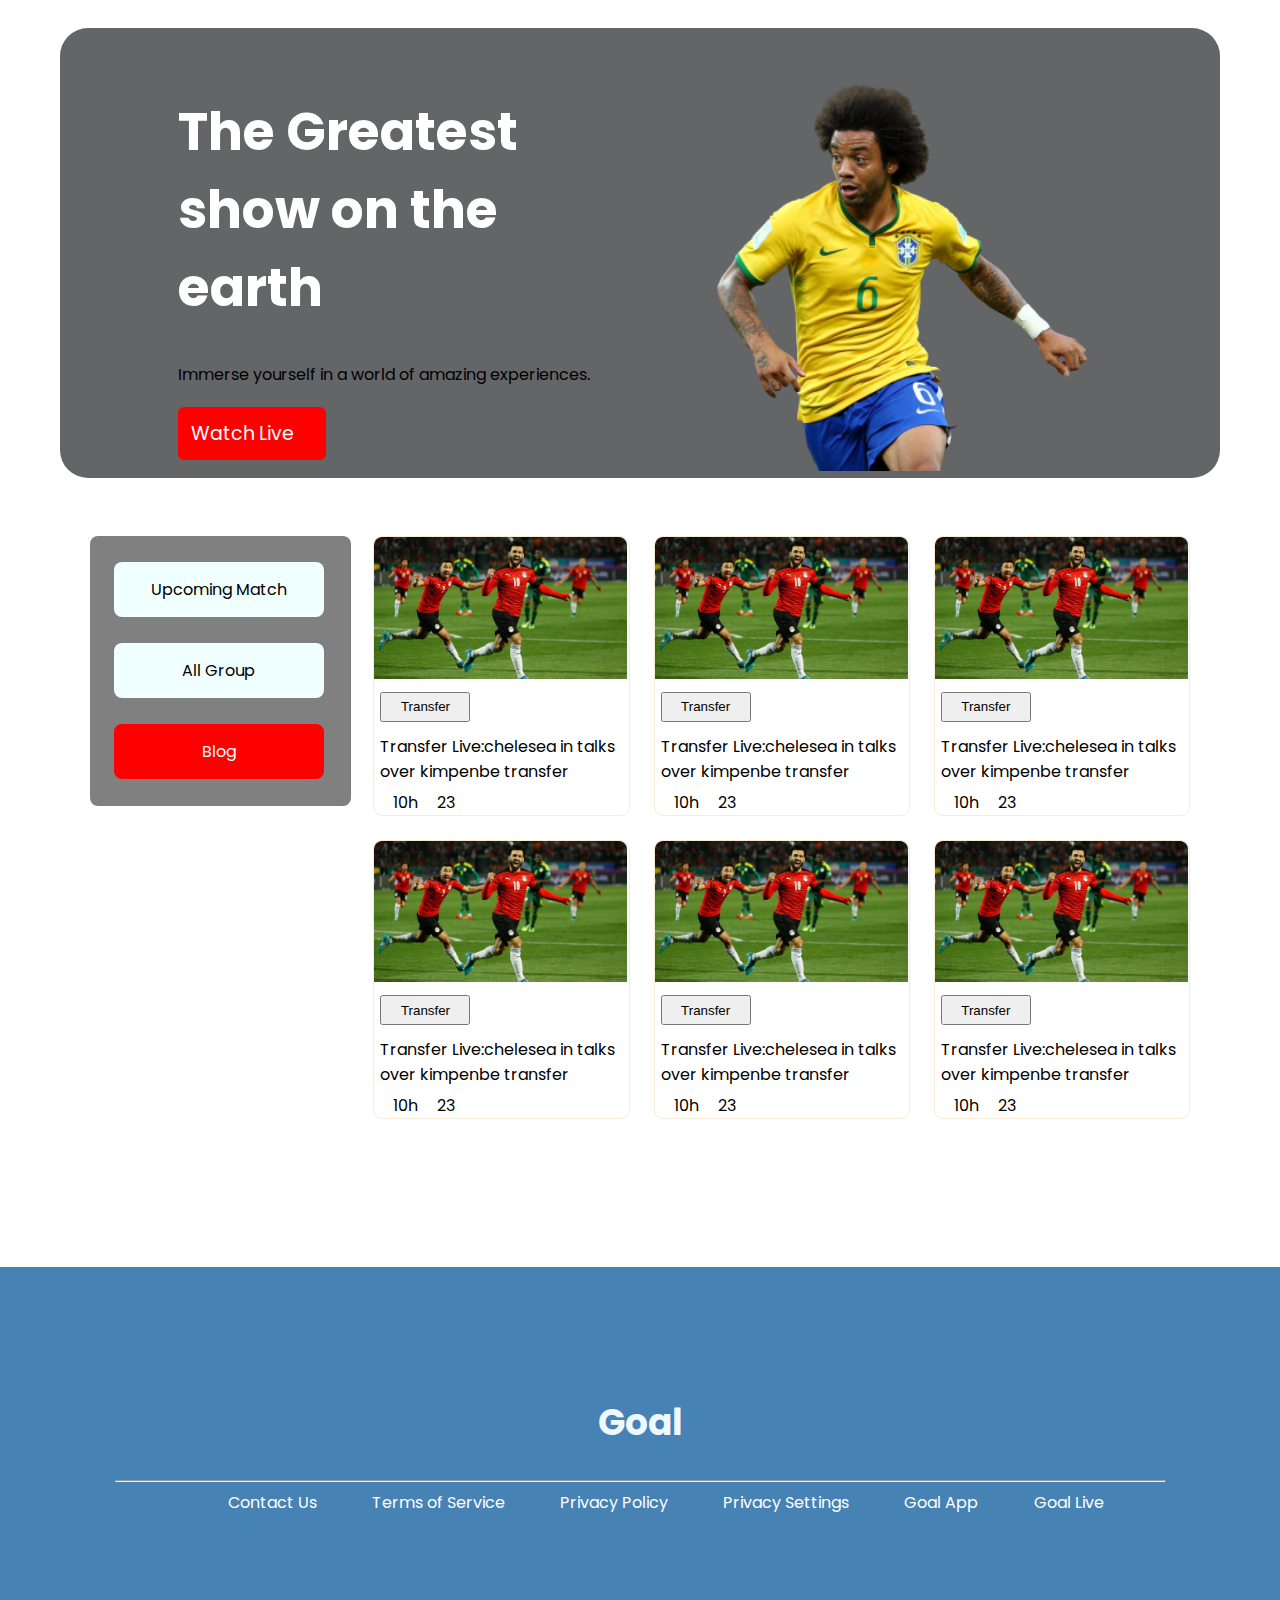
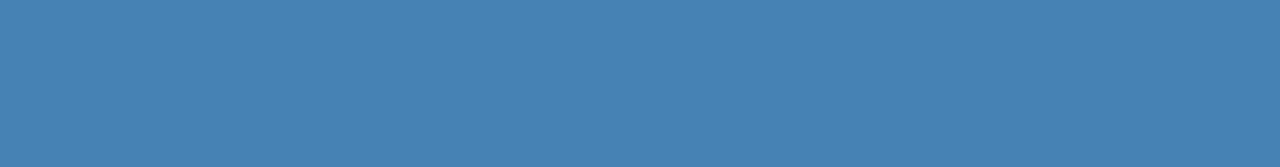
<file: index.html>
<!DOCTYPE html>
<html lang="en">

<head>
    <meta charset="UTF-8">
    <meta http-equiv="X-UA-Compatible" content="IE=edge">
    <meta name="viewport" content="width=device-width, initial-scale=1.0">
    <title>World Cup website</title>
    <link rel="stylesheet" href="https://cdnjs.cloudflare.com/ajax/libs/font-awesome/6.1.1/css/all.min.css"
        integrity="sha512-KfkfwYDsLkIlwQp6LFnl8zNdLGxu9YAA1QvwINks4PhcElQSvqcyVLLD9aMhXd13uQjoXtEKNosOWaZqXgel0g=="
        crossorigin="anonymous" referrerpolicy="no-referrer" />


    <link rel="stylesheet" href="style.css">




</head>

<body>
    <!-- header start -->
    <header>

    </header>
    <!-- header end -->

    <main>
        <!-- top-banner and player image -->
        <section class="container header">

            <div class="top-banner half-width">
                <h1>The Greatest show on the earth</h1>
                <p>Immerse yourself in a world of amazing experiences.</p>

                <div class="live-button">
                    <a href="">Watch Live
                        <i class="fa-solid fa-angle-right"></i>
                    </a>

                </div>
            </div>

            <div class="player half-width">
                <img src="image/Banner Image.png" alt="">

            </div>

        </section>




        <!-- latest parts players -->


        <section class="container flex-container">
            <div class="button">
                <div class="match-button"><a href="match.html">Upcoming Match</a></div>
                <div class="match-button"><a href="">All Group</a></div>
                <div class="blog-button"><a href="">Blog</a></div>

            </div>


            <div class="blog">
                <div class="players">

                    <div class="player-banner">
                        <img src="image/Blog Image.png" alt="">

                        <div class="player-title">
                            <button class="player-button">
                                Transfer</button>
                        </div>
                        <div class="player-info">
                            Transfer Live:chelesea in talks over kimpenbe transfer

                        </div>
                        <div class="player-duration">
                            <i class="fa-solid fa-clock"></i>

                            <span>10h</span>


                            <div class="massage-icon">
                                <i class="fa-solid fa-message"></i>
                                <span>23</span>
                            </div>

                        </div>
                    </div>

                </div>

                <div class="players">

                    <div class="player-banner">
                        <img src="image/Blog Image.png" alt="">

                        <div class="player-title">
                            <button class="player-button">
                                Transfer</button>
                        </div>
                        <div class="player-info">
                            Transfer Live:chelesea in talks over kimpenbe transfer

                        </div>
                        <div class="player-duration">
                            <i class="fa-solid fa-clock"></i>

                            <span>10h</span>


                            <div class="massage-icon">
                                <i class="fa-solid fa-message"></i>
                                <span>23</span>
                            </div>

                        </div>
                    </div>

                </div>

                <div class="players">

                    <div class="player-banner">
                        <img src="image/Blog Image.png" alt="">

                        <div class="player-title">
                            <button class="player-button">
                                Transfer</button>
                        </div>
                        <div class="player-info">
                            Transfer Live:chelesea in talks over kimpenbe transfer

                        </div>
                        <div class="player-duration">
                            <i class="fa-solid fa-clock"></i>

                            <span>10h</span>


                            <div class="massage-icon">
                                <i class="fa-solid fa-message"></i>
                                <span>23</span>
                            </div>

                        </div>
                    </div>

                </div>

                <div class="players">

                    <div class="player-banner">
                        <img src="image/Blog Image.png" alt="">

                        <div class="player-title">
                            <button class="player-button">
                                Transfer</button>
                        </div>
                        <div class="player-info">
                            Transfer Live:chelesea in talks over kimpenbe transfer

                        </div>
                        <div class="player-duration">
                            <i class="fa-solid fa-clock"></i>

                            <span>10h</span>


                            <div class="massage-icon">
                                <i class="fa-solid fa-message"></i>
                                <span>23</span>
                            </div>

                        </div>
                    </div>

                </div>

                <div class="players">

                    <div class="player-banner">
                        <img src="image/Blog Image.png" alt="">

                        <div class="player-title">
                            <button class="player-button">
                                Transfer</button>
                        </div>
                        <div class="player-info">
                            Transfer Live:chelesea in talks over kimpenbe transfer

                        </div>
                        <div class="player-duration">
                            <i class="fa-solid fa-clock"></i>

                            <span>10h</span>


                            <div class="massage-icon">
                                <i class="fa-solid fa-message"></i>
                                <span>23</span>
                            </div>

                        </div>
                    </div>

                </div>

                <div class="players">

                    <div class="player-banner">
                        <img src="image/Blog Image.png" alt="">

                        <div class="player-title">
                            <button class="player-button">
                                Transfer</button>
                        </div>
                        <div class="player-info">
                            Transfer Live:chelesea in talks over kimpenbe transfer

                        </div>
                        <div class="player-duration">
                            <i class="fa-solid fa-clock"></i>

                            <span>10h</span>


                            <div class="massage-icon">
                                <i class="fa-solid fa-message"></i>
                                <span>23</span>
                            </div>

                        </div>
                    </div>

                </div>

            </div>


        </section>

        <section class="container">
            <div class="view-button">
                <a href="">View All</a>
            </div>
        </section>





    </main>
    <!-- footer and icon -->
    <footer>
        <h2>Goal</h2>
        <hr>

        <div class="footer-link">
            <a href="">Contact Us</a>
            <a href="">Terms of Service</a>
            <a href="">Privacy Policy</a>
            <a href="">Privacy Settings</a>
            <a href="">Goal App</a>
            <a href="">Goal Live</a>
        </div>
        <div class="social-icons">
            <a href="https://www.facebook.com/" target="_blank">
                <i class="fa-brands fa-facebook"></i>
            </a>
            <a href="https://twitter.com/?lang=en" target="_blank"><i class="fa-brands fa-twitter"></i>
            </a>
            <a href="https://www.instagram.com/" target="_blank"><i class="fa-brands fa-instagram"></i>
            </a>
        </div>

    </footer>




</body>

</html>
</file>
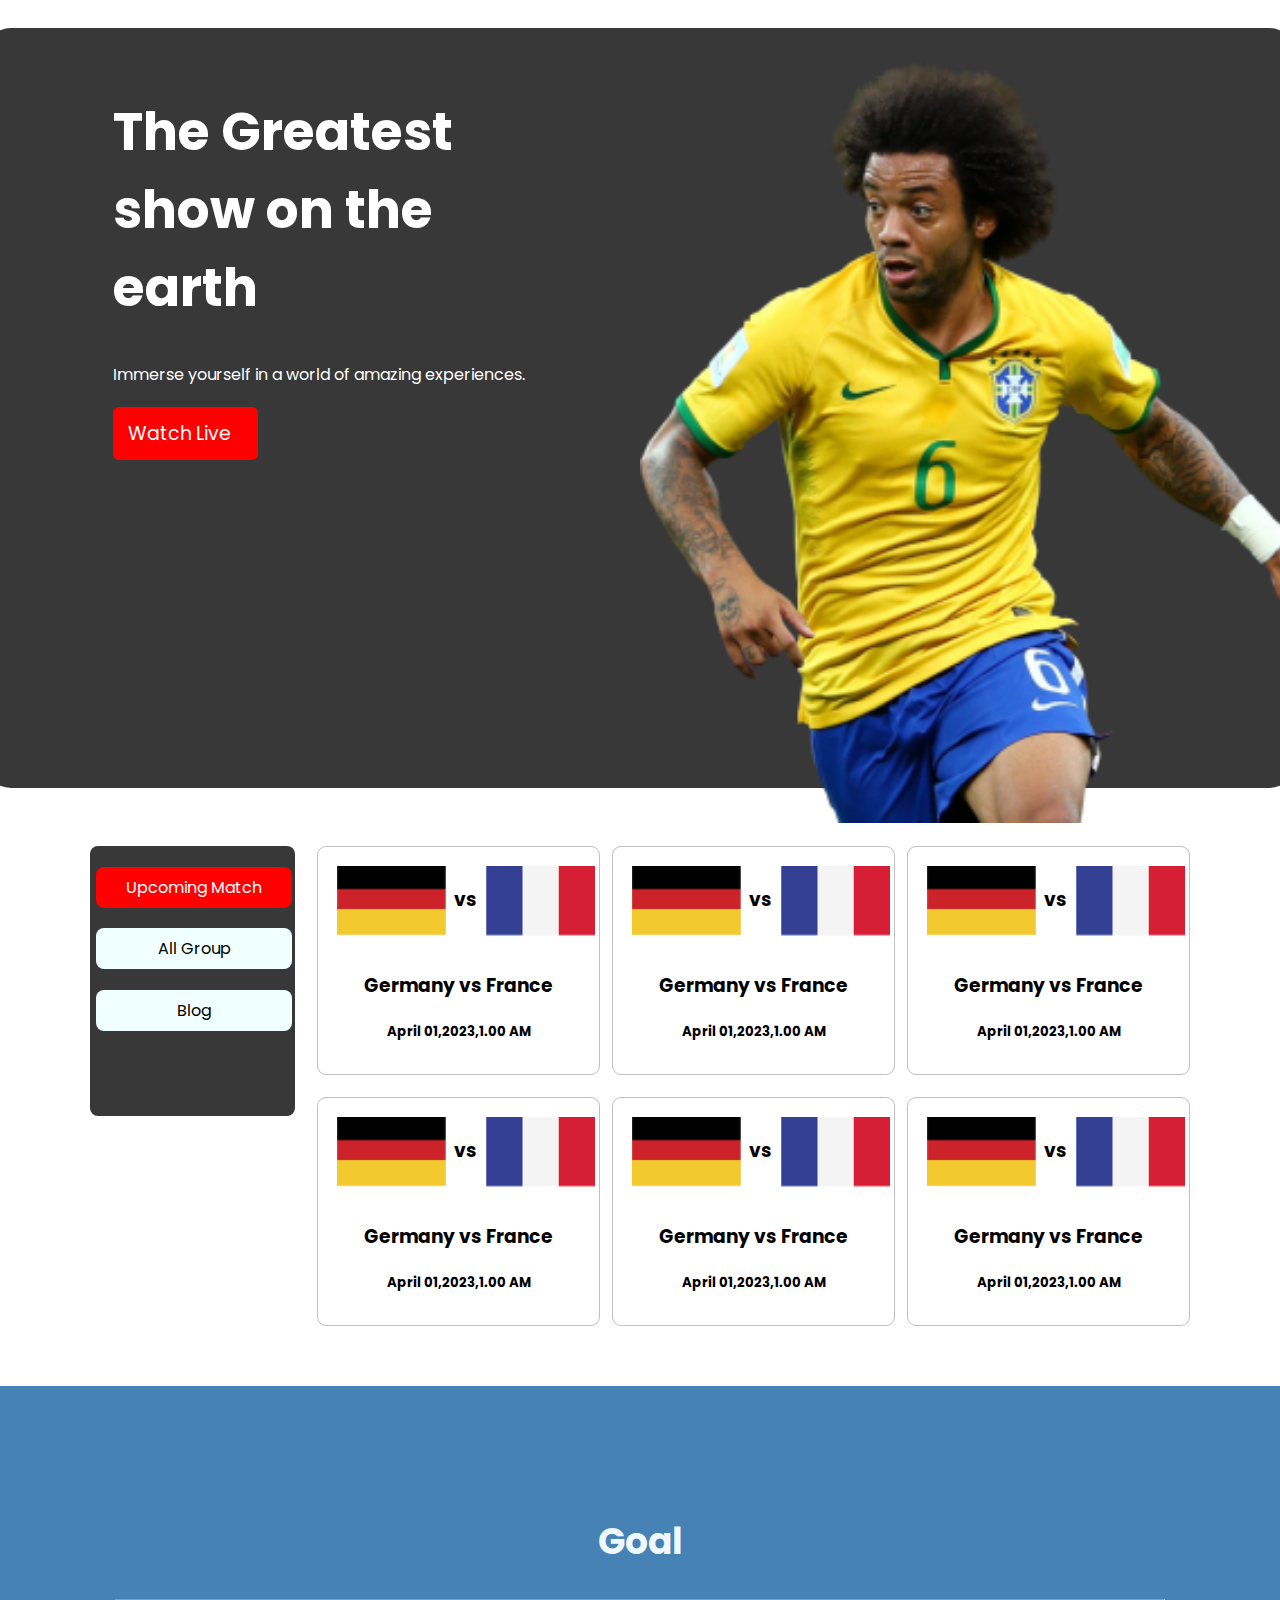
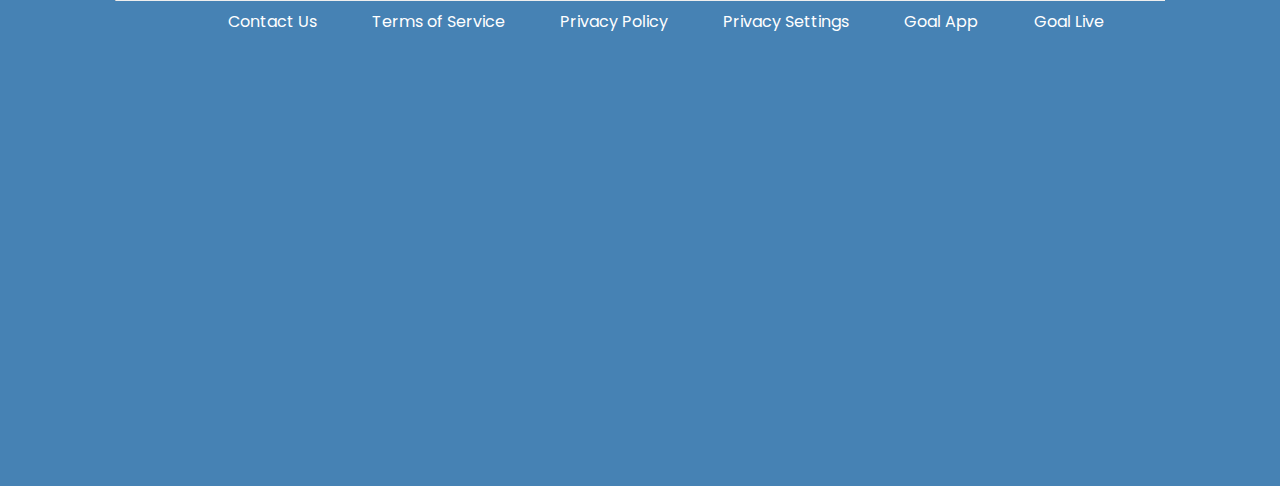
<file: match.html>
<!DOCTYPE html>
<html lang="en">

<head>
    <meta charset="UTF-8">
    <meta http-equiv="X-UA-Compatible" content="IE=edge">
    <meta name="viewport" content="width=device-width, initial-scale=1.0">
    <title>World Cup Website</title>
    <link rel="stylesheet" href="https://cdnjs.cloudflare.com/ajax/libs/font-awesome/6.1.1/css/all.min.css"
        integrity="sha512-KfkfwYDsLkIlwQp6LFnl8zNdLGxu9YAA1QvwINks4PhcElQSvqcyVLLD9aMhXd13uQjoXtEKNosOWaZqXgel0g=="
        crossorigin="anonymous" referrerpolicy="no-referrer" />


    <link rel="stylesheet" href="styles.css">




</head>

<body>
    <!-- header start -->
    <header>

    </header>
    <!-- header end -->

    <main>
        <!-- top-banner and player image -->
        <section class="container header">

            <div class="top-banner half-width">
                <h1>The Greatest show on the earth</h1>
                <p>Immerse yourself in a world of amazing experiences.</p>

                <div class="live-button">
                    <a href="">Watch Live
                        <i class="fa-solid fa-angle-right"></i>
                    </a>

                </div>
            </div>

            <div class="player half-width">
                <img src="image/Banner Image.png" alt="">

            </div>

         </section>
        <!--latest part and flag -->
        <section class="container flex-container">
            <div class="button">
                <div class="first-button"><a href="">Upcoming Match</a></div>
                <div class="match-button"><a href="">All Group</a></div>
                <div class="match-button "><a href="">Blog</a></div>

            </div>

         

            <div class="flag-article">
                <div class="flags">
                <div class="flags-image">
                     <img src="image/germany Flag.png" alt="">
                    <h3>vs</h3>
                    
                    <div>
                        <img src="image/Flag.png" alt="">
                    </div>
                  </div>
                       
                          <div class="section-title">
                <h3> Germany vs France</h3>
                <h5>April 01,2023,1.00 AM</h5>
                          </div>
                
                    </div>



    <div class="flags">
            <div class="flags-image">
                <img src="image/germany Flag.png" alt="">
                <h3>vs</h3>
        
                <div>
                    <img src="image/Flag.png" alt="">
                </div>
            </div>
        
            <div class="section-title">
                <h3> Germany vs France</h3>
                <h5>April 01,2023,1.00 AM</h5>
            </div>
        
        </div>

          
        <div class="flags">
            <div class="flags-image">
                <img src="image/germany Flag.png" alt="">
                <h3>vs</h3>
        
                <div>
                    <img src="image/Flag.png" alt="">
                </div>
            </div>
        
            <div class="section-title">
                <h3> Germany vs France</h3>
                <h5>April 01,2023,1.00 AM</h5>
            </div>
        
        </div>

            <div class="flags">
                <div class="flags-image">
                    <img src="image/germany Flag.png" alt="">
                    <h3>vs</h3>
            
                    <div>
                        <img src="image/Flag.png" alt="">
                    </div>
                </div>
            
                <div class="section-title">
                    <h3> Germany vs France</h3>
                    <h5>April 01,2023,1.00 AM</h5>
                </div>
            
            </div>


            <div class="flags">
                <div class="flags-image">
                    <img src="image/germany Flag.png" alt="">
                    <h3>vs</h3>
            
                    <div>
                        <img src="image/Flag.png" alt="">
                    </div>
                </div>
            
                <div class="section-title">
                    <h3> Germany vs France</h3>
                    <h5>April 01,2023,1.00 AM</h5>
                </div>
            
            </div>


            <div class="flags">
                <div class="flags-image">
                    <img src="image/germany Flag.png" alt="">
                    <h3>vs</h3>
            
                    <div>
                        <img src="image/Flag.png" alt="">
                    </div>
                </div>
            
                <div class="section-title">
                    <h3> Germany vs France</h3>
                    <h5>April 01,2023,1.00 AM</h5>
                </div>
            
            </div>



            </div>


           






















        </section>  





    </main>
 <!-- footer and icon -->
    <footer>
        <h2>Goal</h2>
        <hr>

        <div class="footer-link">
            <a href="">Contact Us</a>
            <a href="">Terms of Service</a>
            <a href="">Privacy Policy</a>
            <a href="">Privacy Settings</a>
            <a href="">Goal App</a>
            <a href="">Goal Live</a>
        </div>
        <div class="social-icons">
            <a href="https://www.google.com/search?q=facebook&sxsrf=ALiCzsY60sglZhg2IShy47IJzucIx2_bNw%3A1658360132769&ei=RJHYYqq7LtrX4-EPgOSaoA">
                <i class="fa-brands fa-facebook"></i>
            </a>
            <a href="https://www.google.com/search?q=twitter&oq=twi&aqs=chrome.0.69i59j46i67i131i199i433i465j69i57j0i67i131i433l2j69i60l3.2800j0j7&sourceid" target="_blank"><i class="fa-brands fa-twitter"></i>
            </a>
            <a href="https://www.google.com/search?q=instagram&sxsrf=ALiCzsZW8BeFOCO5-4I-m2IFo-9-OTwNeQ%3A1658360763116&ei=u5PYYv7dBufb4-EPy8iH" target="_blank"><i class="fa-brands fa-instagram"></i>
            </a>
        </div>


    </footer> 




</body>

</html>
</file>
<file: style.css>
@import url('https://fonts.googleapis.com/css2?family=Asap+Condensed&family=Fira+Sans:wght@800&family=Montserrat:wght@600&family=Poppins:wght@500;700;800&family=Seaweed+Script&display=swap');

/* common style */

body {
    font-family: 'Poppins', sans-serif;
    margin: 0px;

}

main {
    display: flex;
    flex-direction: column;
    align-items: center;

}

.container {

    max-width: 1100px;
    padding: 30px;
    border-radius: 28px;
    margin-top: 28px;

}


/* top-banner and player image style */
.header {

    max-height: 700px;
    width: 98%;
    display: flex;
    background-color: rgb(99, 101, 103);
    transition: width 1s;
}

.header:hover {
    width: 100%;

}

.top-banner {
    margin-left: 8%;
}

.half-width {
    width: 50%;
}

h1 {
    font-size: 52px;
    color: white;
}

.top-banner p {
    color: black;
    padding-bottom: 16px;
}



.live-button a {
    text-decoration: none;

    padding: 13px 13px;
    background-color:red;
    border-radius: 6px;
    color: white;
    font-size: 19px;
}


.fa-solid {
    margin-left: 19px;
}

.player {
    margin-left: 6%;
    position: relative;
    max-height: 800px;
}

.player img {
    height: 100%;
    margin-top: 5%;
}

/* latest parts players style */
.button {
    background-color:gray;
    width: 40%;

    height: 270px;

    border-radius: 8px;
    margin-right: 2%;
}

.match-button a {
    color: black;
    text-decoration: none;
}

.match-button {
    color: black;
    text-align: center;
    margin-top: 10%;
    margin-left: 9%;
    padding: 15px;
    background-color: azure;
    width: 180px;
    border-radius: 8px;
}

.blog-button a {
    color: white;
    text-decoration: none;
}

.blog-button {

    text-align: center;
    margin-top: 10%;
    margin-left: 9%;
    padding: 15px;
    background-color: red;
    width: 180px;
    border-radius: 8px;
}

.view-button {
    background-color: red;
    width: 180px;
    text-align: center;
    padding: 18px 15px;
    border-radius: 8px;
    margin-left: 50%;

}

.view-button a {
    font-size: 25px;
    color: white;
    text-decoration: none;
}


/* player style */
.flex-container {
    display: flex;

}

.blog {
    display: grid;
    grid-template-columns: repeat(3, 1fr);
    grid-column-gap: 24px;
    grid-row-gap: 24px;

}

.players {
    border: 1px solid antiquewhite;
    border-radius: 9px;
}

.player-banner img {

    width: 253px;
}

.player-title {
    padding: 6px;
}

.player-button {

    width: 90px;
    height: 30px;
}

.player-info {
    padding: 6px;
}

.player-duration {
    display: flex;
    align-items: center;


}

/* footer and icon style  */
footer {
    background-color:steelblue;
    height: 500px;

}

footer h2 {
    font-size: 36px;
    color: aliceblue;
    text-align: center;
    padding-top: 10%;
}

hr {
    margin-left: 9%;
    margin-right: 9%;
}

.footer-link {
    text-align: center;


}

.footer-link a {
    text-decoration: none;
    color: white;
    margin-left: 4%;
}

.social-icons {
    text-align: center;
    padding-top: 15px;
    font-size: 45px;
}

.social-icons a {
    text-decoration: none;
    margin-left: 4%;
}

.fa-brands {
    color: white;

}

/* media queries */


/* mobile devices */

@media only screen and (max-width:688px) {

   
    .container {
        width: 80%;

    }

    .header {
        max-height: 810px;

        display: flex;
        flex-direction: column;


    }


    .half-width {
        width: 100%;
    }

 .fa-solid {
        margin-left: 12px;
    }

    .player {
        margin-top: 40px;
        position: relative;
        max-height: 900px;
        width: 100%;
    }

    .player img {
        height: 88%;


    }

   .button {
        background-color: black;
        width: 250px;
        height: 270px;
        border-radius: 9px;
        margin-left: auto;
        margin-right: auto;
        margin-bottom: 10%;

    }

.view-button {
        background-color: red;
        width: 180px;
        text-align: center;
        padding: 18px 15px;
        border-radius: 8px;
        margin-left: 50%;
        display: none;
    }

    .view-button a {
        font-size: 25px;
        color: white;
        text-decoration: none;
    }

    .flex-container {

        flex-direction: column;

    }

    .blog {
        display: grid;
        grid-template-columns: repeat(1, 1fr);
        grid-column-gap: 24px;
        grid-row-gap: 24px;

    }
.players {
        border: 1px solid antiquewhite;
        border-radius: 9px;
    }

    .player-banner img {

        width: 253px;
    }

footer {


        background-color: steelblue;
        height: 700px;

    }


    .footer-link {
        display: flex;
        flex-direction: column;
        text-align: center;
 }

.footer-link a {
        text-decoratio: none;
        color: white;
        margin-left: 4%;
        margin-top: 6%;
    }


}

/* tablet device */
@media only screen and (min-width:688px) and (max-width:768px) {

    .container {
        width: 90%;
    }



    .live-button a {
        text-decoration: none;

        padding: 13px 15px;
        background-color: red;
        border-radius: 6px;
        color: white;
        font-size: 19px;
    }


    .player img {
        width: 99%;
    }
.button {
        background-color: black;
        width: 250px;
        height: 270px;
        border-radius: 9px;
        margin-left: auto;
        margin-right: auto;
        margin-bottom: 10%;


    }
.view-button {
        background-color: tomato;
        width: 180px;
        text-align: center;
        padding: 18px 15px;
        border-radius: 8px;
        margin-left: auto;
        margin-right: auto;

    }

    .view-button a {
        font-size: 25px;
        color: white;
        text-decoration: none;
    }
.flex-container {

flex-direction: column;

    }

    .blog {
        display: grid;
        grid-template-columns: repeat(2, 1fr);
        grid-column-gap: 24px;
        grid-row-gap: 24px;

    }

    .players {
        border: 1px solid antiquewhite;
        border-radius: 9px;
    }

    .player-banner img {

        width: 315px;
    }
 footer {
        display: flex;
        flex-direction: column;
        background-color: steelblue;
        height: 400px;

    }
}

  @media only screen and (min-width:768px) and (max-width:1600px){

.view-button {
        background-color: tomato;
        width: 180px;
        text-align: center;
        padding: 18px 15px;
        border-radius: 8px;
        margin-left: 50%;
        display: none;
    }
}
</file>
<file: styles.css>
@import url('https://fonts.googleapis.com/css2?family=Asap+Condensed&family=Fira+Sans:wght@800&family=Montserrat:wght@600&family=Poppins:wght@500;700;800&family=Seaweed+Script&display=swap');

/* common style */

body {
    font-family: 'Poppins', sans-serif;
    margin: 0px;

}

main {
    display: flex;
    flex-direction: column;
    align-items: center;

}

.container {

    width: 1100px;
    padding: 30px;
    border-radius: 28px;
    margin-top: 28px;

}


/* top-banner and player image style */
.header {

   max-height: 700px;
     width: 98%;
    display: flex;
    background-color: rgba(0, 0, 0, 0.779);
    transition: width 1s;


}

.header:hover {
    width: 1120px;

}

.top-banner {

    margin-left: 8%;
}

.half-width {
    width: 50%;
}

h1 {
    font-size: 52px;
    color: white;
}

.top-banner p {
    color: white;
    padding-bottom: 16px;
}



.live-button a {
    text-decoration: none;

    padding: 13px 15px;
    background-color: red;
    border-radius: 6px;
    color: white;
    font-size: 19px;
}


.fa-solid {
    margin-left: 12px;
}

.player {

    margin-left: 6%;


}

.player img {
    height: 85vh;
}

/* latest parts and flag style */
.button {
    background-color: rgba(0, 0, 0, 0.779);
    width:40%;


    height: 270px;

    border-radius: 8px;
    margin-right: 2%;
}
.first-button a {
    color: white;
    text-decoration: none;
}

.first-button {

    text-align: center;
    margin-top: 10%;
    margin-left: 3%;
    padding: 8px;
    background-color: red;
    width: 180px;
    border-radius: 8px;
}

.match-button a {
    color: black;
    text-decoration: none;
}

.match-button {
    color: black;
    text-align: center;
    margin-top: 10%;
    margin-left: 3%;
    padding: 8px;
    background-color: azure;
    width: 180px;
    border-radius: 8px;
}



/* flag style */
.flex-container {
    display: flex;

}
.flag-article{
    display: grid;
    grid-template-columns: repeat(3,1fr);
    grid-column-gap: 12px;
    grid-row-gap: 22px;
}



.flags{
     padding: 10px;
    border: 1px solid silver;
    border-radius: 9px;
   
}
.flags-image{
    padding: 9px;
    display: flex;
   }
    .flags-image h3 {
            margin-left: 3%;
             margin-right: 3%;
          
  }

 
.flags-image img{
    width: 110px;
    height: 70px;
}
  h3 {
      text-align: center;
  }
  h5{
    text-align: center;
  }


/* footer and icon style  */
footer {
    background-color:steelblue ;
    height: 700px;

}

footer h2 {
    font-size: 36px;
    color: aliceblue;
    text-align: center;
    padding-top: 10%;
}

hr {
    margin-left: 9%;
    margin-right: 9%;
}

.footer-link {
    text-align: center;


}

.footer-link a {
    text-decoration: none;
    color: white;
    margin-left: 4%;
}

.social-icons {
    text-align: center;
    padding-top: 15px;
    font-size: 45px;
}

.social-icons a {
    text-decoration: none;
    margin-left: 4%;
}

.fa-brands {
    color: white;

}

/* media queries */


/* mobile devices */

@media only screen and (max-width:688px) {

    .container {
            width: 80%;
    
        }
    
        .header {
            height: 650px;
    
            display: flex;
            flex-direction: column;
    }

         .half-width {
             width: 100%;
         }
        .fa-solid {
            margin-left: 12px;
        }
    
         .player {
             margin-top: 40px;
             position: relative;
             max-height: 900px;
             width: 100%;
         }
    
         .player img {
             height: 88%;
    
     }

         .button {
             background-color: white;
             width: 250px;
             height: 270px;
             border-radius: 9px;
             margin-left: auto;
             margin-right: auto;
             margin-bottom: 10%;
    
         }
.flex-container {

    flex-direction: column;

}

.flag-article{
    display: grid;
    grid-template-columns: repeat(1,1fr);
}
.flags-image img {
    width: 180px;
    height: 70px;
}



   footer {


       background-color:steelblue ;
       height: 700px;

   }

.footer-link {
    display: flex;
    flex-direction: column;
    text-align: center;



}



.footer-link a {
    text-decoratio: none;
    color: white;
    margin-left: 4%;
    margin-top: 6%;
}

}

/* tablet device */
@media only screen and (min-width:688px) and (max-width:768px) {

    .container {
        width: 80%;
    }

      .header {
 max-height: 810px;
        
     display: flex;
    }

        .player img {
           
            width: 99%;
        }
                     




         .button {
             background-color: white;
             width: 250px;
             height: 270px;
             border-radius: 9px;
             margin-left: auto;
             margin-right: auto;
             margin-bottom: 10%;
    
    
         }

        .flex-container {
    
    
            flex-direction: column;
    
        }
       .flag-article {
        display: grid;
        grid-template-columns: repeat(2, 1fr);

        footer {
         display: flex;
          flex-direction: column;
        height: 500px;
        
            }

}
}
</file>
